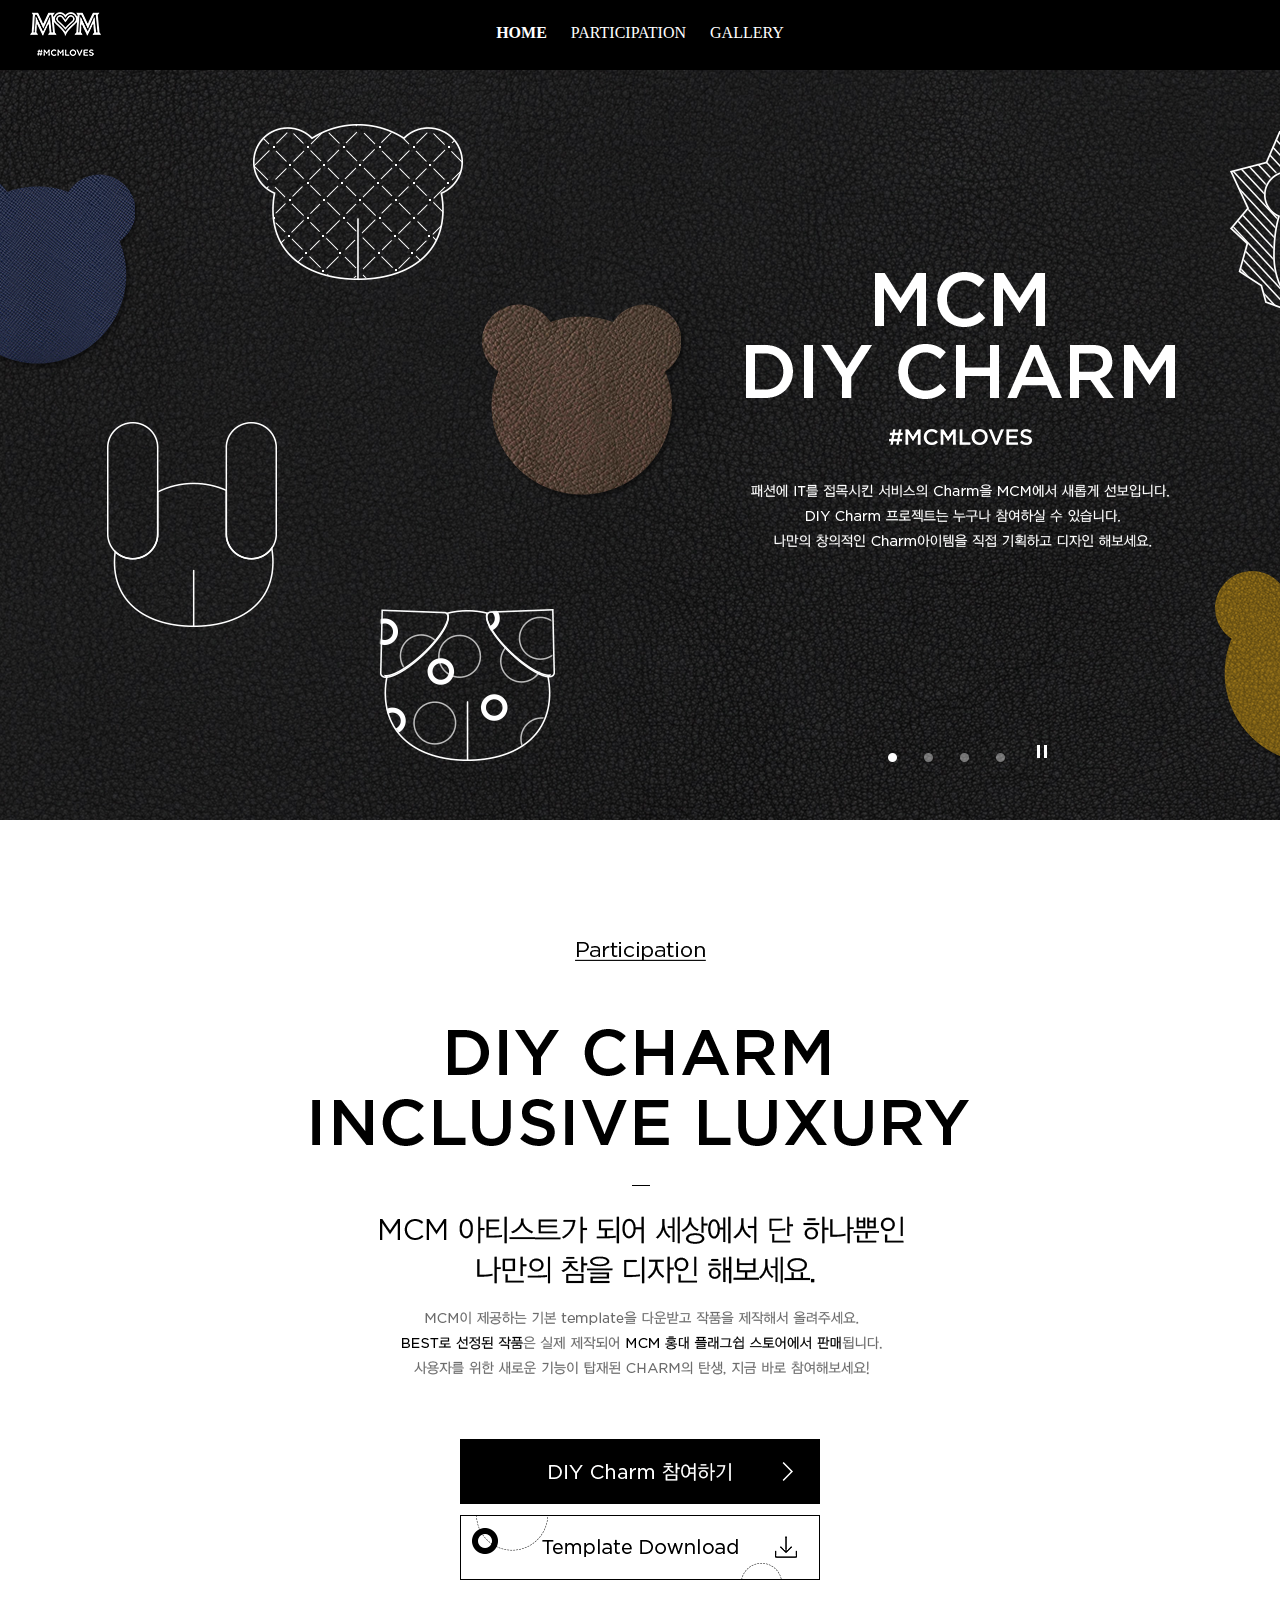
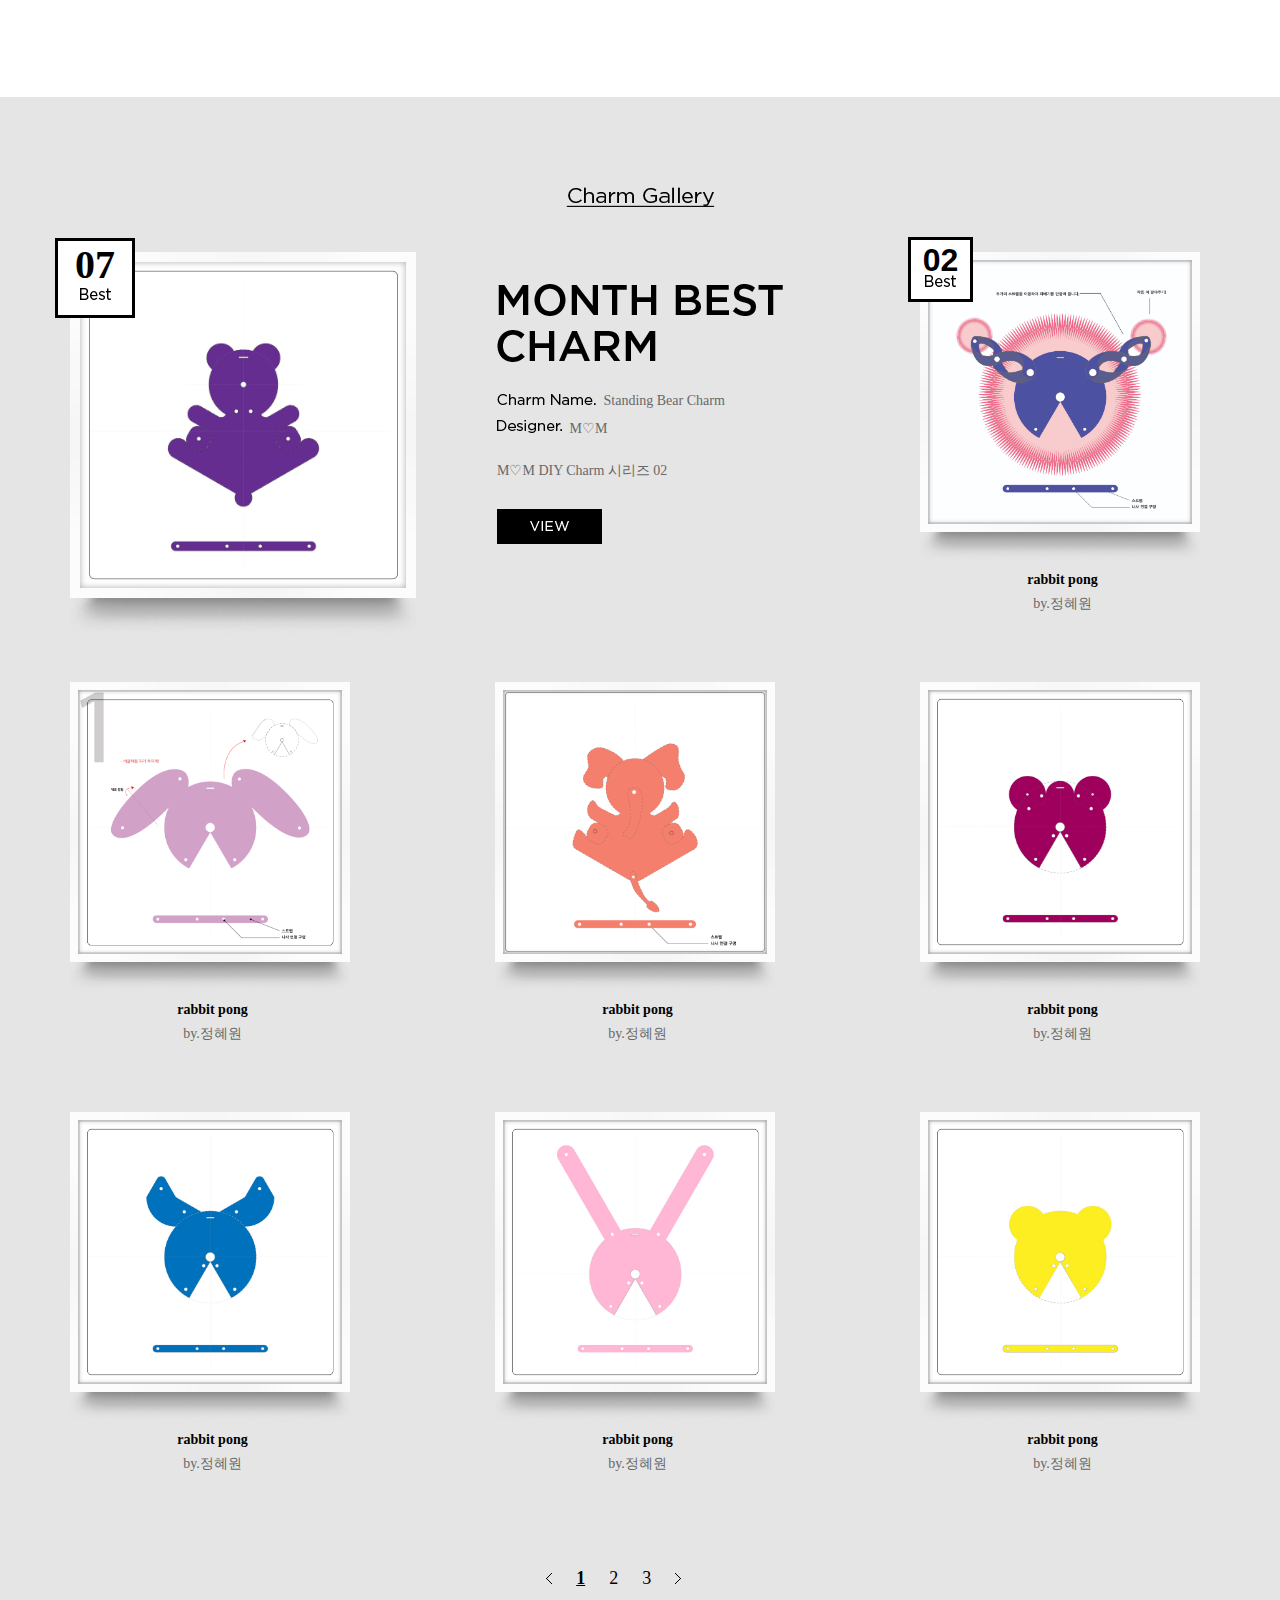
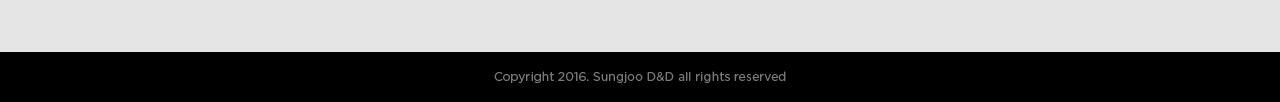
<file: MCM/index.html>
<!doctype html>
<html lang="en">
<head>
    <meta charset="UTF-8">
    <title>MCM promotion</title>
    <meta name="viewport" content="width=device-width, user-scalable=no">
    <script src="https://ajax.googleapis.com/ajax/libs/jquery/1.12.4/jquery.min.js"></script>
    <link rel="stylesheet" href="css/mcm.css" type="text/css" />
    <script type="text/javascript" src="../MCM/js/mcm.js"></script>
    <style>

    </style>
</head>

<body>
    <div class="header">
        <div class="header_logo">
            <a href=""><img src="../images/mcmlogo.png "alt=""></a>
        </div>
        <ul class="header_nav">
            <li class="on">
               <a href="" style="padding-right: 20px;">HOME</a>
            </li>
            <li>
               <a href="" style="padding-right: 20px;">PARTICIPATION</a>
            </li>
            <li>
               <a href="">GALLERY</a>
            </li>
        </ul>

    </div>
    <div class="MCM_content">
        <div class="Main_slider">
            <ul>
                <li class="on1">
                    <a href="">1</a>
                    <img src="../images/s1_vis_11.png" alt="">
                </li>
                <li>
                    <a href="">2</a>
                    <img src="../images/s1_vis_22.png" alt="">
                </li>
                <li>
                    <a href="">3</a>
                    <img src="../images/s1_vis_44.png" alt="">
                </li>
                <li>
                    <a href="">4</a>
                    <img src="../images/s1_vis_55.png" alt="">
                </li>
                <div>
                <button class="stopimg" alt=""></button>

                </div>
            </ul>
        </div>
        <div class="second_content">
                <div class="text">
                    <img src="../images/text.png" alt="">
                    <a class="btn1" href="">
                        <img src="../images/btn1.png" alt="">
                    </a>
                    <a class="btn2" href="">
                        <img src="../images/btn2.png" alt="">
                    </a>
                </div>
        </div>

        <!-- <div class="bg_1">

        </div>
            <div class="popup_1">
                    <div class="popup_conts_1">
                            <div class="popup_cont_1">
                                <div class="left_cont_1">
                                    <img src="../images/.jpg" alt="">
                                </div>
                                <div class="right_cont_1">

                                </div>
                            </div>
                            <div class="popup_text">

                            </div>
                        </div>
                        <div class="popup_contdown">

                        </div>
                        <a class="closebtn_1" href="">
                            <img src="../images/close_btn.png" alt="">
                        </a>
            </div> -->


        <div class="third_gallerylist_content">
            <h1>
                <img src="../images/h2.png" alt="">
            </h1>
            <div class="charm_list">
                <a class="best" href="">
                    <div class="frame">
                        <img class="best1img" src="../images/img1.jpg" alt="">
                        <img class="frame_img"src="../images/frame.png" alt="">
                        <img class="frame_hover" src="../images/frame_hover.png" alt="">
                    </div>
                    <div class="emblem">
                        <strong>07</strong>
                        <span>
                            <img src="../images/best.png" alt="">
                        </span>
                    </div>
                    <div class="charm_info">
                        <h2>
                            <img src="../images/monthbest.png" alt="">
                        </h2>
                        <p>
                            <img src="../images/charmname.png" alt="">
                            <span>Standing Bear Charm</span>
                        </p>
                        <p>
                            <img src="../images/designer.png" alt="">
                            <span>M♡M</span>
                        </p>
                        <p class="desc">
                            M♡M DIY Charm 시리즈 02
                        </p>
                        <div class="viewbtn">
                            <img src="../images/viewbtn.png" alt="">
                        </div>
                    </div>
                </a>
                <a class="best1" href="">
                  <div class="frame1">
                      <img class="best2img" src="../images/img2.jpg" alt="">
                      <img class="frame_img1"src="../images/frame.png" alt="">
                      <img class="frame_hover1" src="../images/frame_hover.png" alt="">
                  </div>
                  <div class="charm_info">
                    <h3>rabbit pong</h3>
                    <span>by.정혜원</span>
                  </div>
                  <div class="emblem1">
                      <strong>02</strong>
                      <span>
                          <img src="../images/best.png" alt="">
                      </span>
                  </div>
                </a>
                <a class="best1" href="">
                  <div class="frame1">
                      <img class="best2img" src="../images/img3.jpg" alt="">
                      <img class="frame_img1"src="../images/frame.png" alt="">
                      <img class="frame_hover1" src="../images/frame_hover.png" alt="">
                  </div>
                  <div class="charm_info">
                    <h3>rabbit pong</h3>
                    <span>by.정혜원</span>
                  </div>
                  <div class="emblem1">
                      <strong>05</strong>
                      <span>
                          <img src="../images/best.png" alt="">
                      </span>
                  </div>
                </a>
                <a class="best1" href="">
                  <div class="frame1">
                      <img class="best2img" src="../images/img4.jpg" alt="">
                      <img class="frame_img1"src="../images/frame.png" alt="">
                      <img class="frame_hover1" src="../images/frame_hover.png" alt="">
                  </div>
                  <div class="charm_info">
                    <h3>rabbit pong</h3>
                    <span>by.정혜원</span>
                  </div>

                </a>
                <a class="best1" href="">
                  <div class="frame1">
                      <img class="best2img" src="../images/img5.jpg" alt="">
                      <img class="frame_img1"src="../images/frame.png" alt="">
                      <img class="frame_hover1" src="../images/frame_hover.png" alt="">
                  </div>
                  <div class="charm_info">
                    <h3>rabbit pong</h3>
                    <span>by.정혜원</span>
                  </div>

                </a>
                <a class="best1" href="">
                  <div class="frame1">
                      <img class="best2img" src="../images/img6.jpg" alt="">
                      <img class="frame_img1"src="../images/frame.png" alt="">
                      <img class="frame_hover1" src="../images/frame_hover.png" alt="">
                  </div>
                  <div class="charm_info">
                    <h3>rabbit pong</h3>
                    <span>by.정혜원</span>
                  </div>

                </a>
                <a class="best1" href="">
                  <div class="frame1">
                      <img class="best2img" src="../images/img7.jpg" alt="">
                      <img class="frame_img1"src="../images/frame.png" alt="">
                      <img class="frame_hover1" src="../images/frame_hover.png" alt="">
                  </div>
                  <div class="charm_info">
                    <h3>rabbit pong</h3>
                    <span>by.정혜원</span>
                  </div>

                </a>
                <a class="best1" href="">
                  <div class="frame1">
                      <img class="best2img" src="../images/img8.jpg" alt="">
                      <img class="frame_img1"src="../images/frame.png" alt="">
                      <img class="frame_hover1" src="../images/frame_hover.png" alt="">
                  </div>
                  <div class="charm_info">
                    <h3>rabbit pong</h3>
                    <span>by.정혜원</span>
                  </div>

                </a>
                <a class="best1" href="">
                  <div class="frame1">
                      <img class="best2img" src="../images/img9.jpg" alt="">
                      <img class="frame_img1"src="../images/frame.png" alt="">
                      <img class="frame_hover1" src="../images/frame_hover.png" alt="">
                  </div>
                  <div class="charm_info">
                    <h3>rabbit pong</h3>
                    <span>by.정혜원</span>
                  </div>

                </a>
                <a class="best1" href="">
                  <div class="frame1">
                      <img class="best2img" src="../images/img10.jpg" alt="">
                      <img class="frame_img1"src="../images/frame.png" alt="">
                      <img class="frame_hover1" src="../images/frame_hover.png" alt="">
                  </div>
                  <div class="charm_info">
                    <h3>rabbit pong</h3>
                    <span>by.정혜원</span>
                  </div>

                </a>
                <a class="best1" href="">
                  <div class="frame1">
                      <img class="best2img" src="../images/img11.jpg" alt="">
                      <img class="frame_img1"src="../images/frame.png" alt="">
                      <img class="frame_hover1" src="../images/frame_hover.png" alt="">
                  </div>
                  <div class="charm_info">
                    <h3>rabbit pong</h3>
                    <span>by.정혜원</span>
                  </div>

                </a>
            </div>
            <div class="number_list">
              <a class="prev" href="">
                <img src="../images/page_prev.png" alt="">
              </a>
              <span>
                  <a class="ov" href="">1</a>
                  <a class="">2</a>
                  <a class="">3</a>
              </span>
              <a class="next" href="">
                <img src="../images/page_next.png" alt="">
              </a>
            </div>
        <div class="bg"></div>
                <div class="popup">
                    <div class="popup_conts">
                            <div class="popup_cont">
                                <div class="left_cont">
                                    <img src="../images/img1.jpg" alt="">
                                </div>
                                <div class="right_cont">
                                    <h3>
                                        <img src="../images/charmname.png">
                                    </h3>
                                    <p class="title">standing Bear Charm</p>
                                    <h3>
                                        <img src="../images/designer.png">
                                    </h3>
                                    <p class="name">M♡M</p>
                                    <h3>
                                        <img src="../images/template.png" alt="">
                                    </h3>
                                    <a href="">
                                        <img src="../images/download.png" alt="">
                                    </a>
                                    <ul>
                                        <li>
                                            <a href="">
                                                <img src="../images/img1.jpg" alt="">
                                            </a>
                                        </li>
                                    </ul>
                                </div>
                            </div>
                            <div class="popup_text">
                                <h4>
                                    <img src="../images/account.png" alt="">
                                    <p class="desc">M♡M DIY Charm 시리즈 02</p>
                                </h4>
                            </div>
                        </div>
                        <div class="popup_contdown">
                          <form>
                            <label for="">
                              <span>
                                <img src="../images/call.png" alt="">
                              </span>
                              <input type="text" value placeholder>
                              <i>-</i>
                              <input type="text" value placeholder>
                              <i>-</i>
                              <input type="text" value placeholder>
                            </label>
                            <label for="">
                              <span>
                                <img src="../images/password.png" alt="">
                              </span>
                              <input type="password" value placeholder>
                            </label>
                            <a href="">
                              <img src="../images/delete_btn.png" alt="">
                            </a>
                            <p>
                              <img src="../images/text1.png" alt="">
                            </p>
                          </form>
                        </div>
                        <a class="closebtn" href="">
                            <img src="../images/close_btn.png" alt="">
                        </a>
                    </div>
              </div>
    <div class="footer"></div>
</body>


</html>
</file>
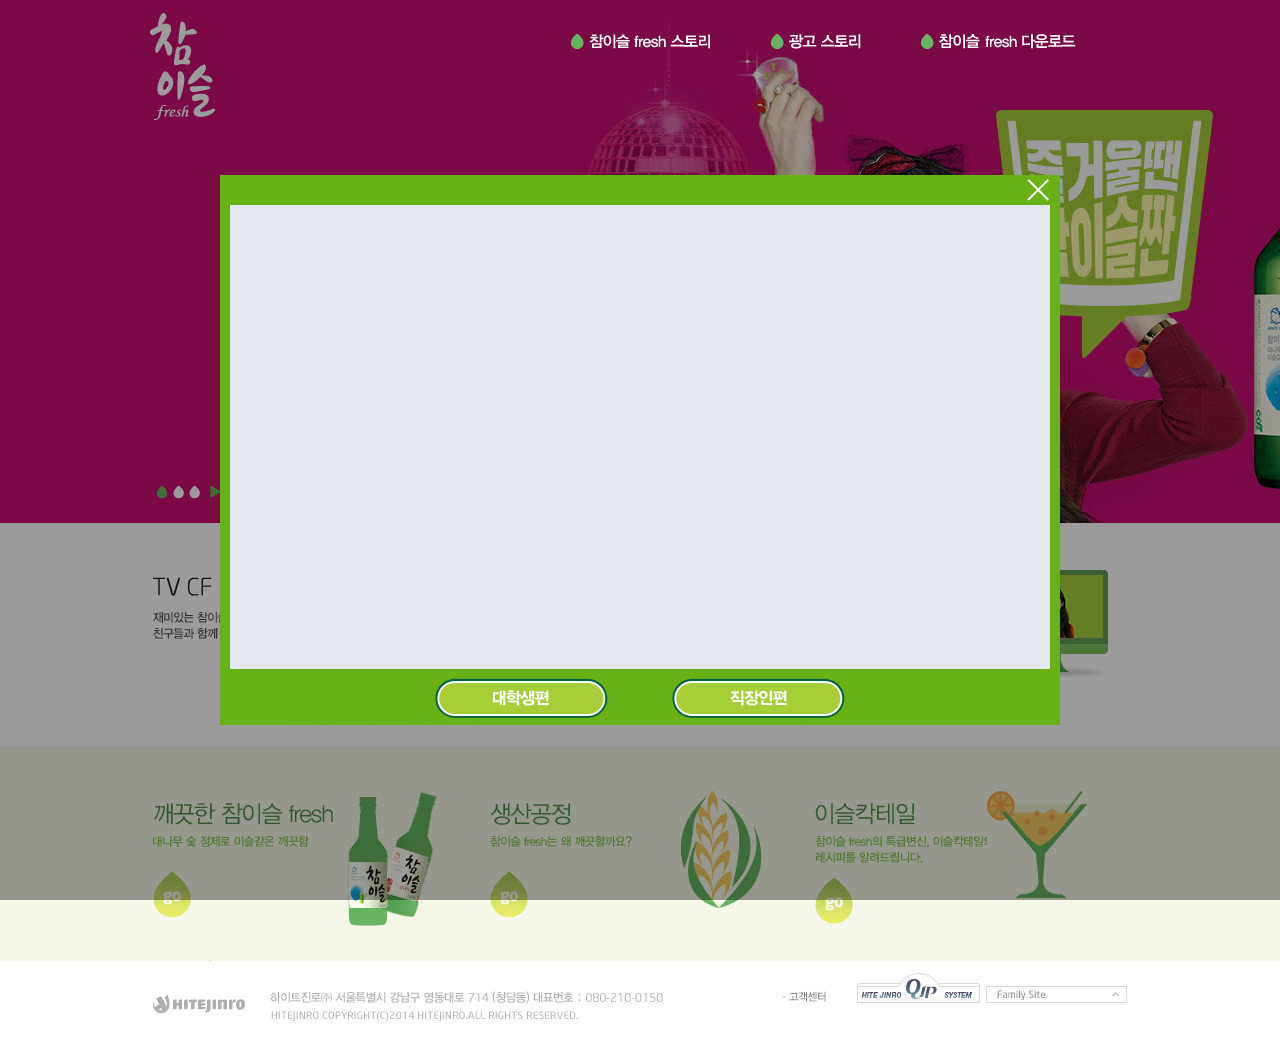
<file: chamisulsoju/chamisul.html>
<!DOCTYPE html>
<html lang="en">
<head>
    <meta charset="UTF-8">
    <title>chamisulsoju</title>
    <script src="https://ajax.googleapis.com/ajax/libs/jquery/1.12.4/jquery.min.js"></script>
    <link rel="stylesheet" href="css/main.css" type="text/css" />
    <link rel="stylesheet" href="css/common.css">
    <script type="text/javascript" src="../chamisulsoju/js/main.js"></script>
</head>
<body>

<div id="wrap">
    <div id="headerWrap">
        <div class="main_rolling">
            <ul>
                <li class="on">
                    <img src="../chamisulsoju/images/main1.jpg" alt="">
                </li>
                <li>
                    <img src="../chamisulsoju/images/main2.jpg" alt="">
                </li>
                <li>
                    <img src="../chamisulsoju/images/main3.jpg" alt="">
                </li>
            </ul>
        </div>
        <!-- main_rolling end -->

        <div class="visual_control">
            <ul>
                <li class="on1">
                    <a href="">
                        <img src="../chamisulsoju/images/rollon.png" alt="">
                    </a>
                </li>
                <li>
                    <a href="">
                        <img src="../chamisulsoju/images/rolloff.png" alt="">
                    </a>
                </li>
                <li>
                    <a href="">
                        <img src="../chamisulsoju/images/rolloff.png" alt="">
                    </a>
                </li>
            </ul>
            <span class="roll_play">
                <a href="">
                    <img src="../chamisulsoju/images/play.png" alt="">
                </a>
            </span>
            <span class="roll_stop">
                <a href="">
                    <img src="../chamisulsoju/images/stop.png" alt="">
                </a>
            </span>
        </div>
        <div class="header_menu">
            <h1>
                <a href="">
                    <img src="../chamisulsoju/images/logo.png" alt="참이슬로고">
                </a>
            </h1>
            <ul class="gnb">
              <li class="gnb01">
                <a href=""></a>
                <div class="gnb2th">
                  <ul>
                    <li class="m01">
                      <a href="">깨끗한 참이슬 fresh</a>
                    </li>
                    <li class="m02">
                      <a href="">생산공정</a>
                    </li>
                    <li class="m03">
                      <a href="">생산공법</a>
                    </li>
                    <li class="m04">
                      <a href="">대나무 활성 숯 정제</a>
                    </li>
                  </ul>
                </div>
              </li>
              <li class="gnb02">
                <a href=""></a>
                <div class="gnb2th">
                  <ul>
                    <li class="m01">
                      <a href="">깨끗한 참이슬 fresh</a>
                    </li>
                    <li class="m02">
                      <a href="">생산공정</a>
                    </li>
                    <li class="m03">
                      <a href="">생산공법</a>
                    </li>
                  </ul>
                </div>
              </li>
              <li class="gnb03">
                <a href=""></a>
                <div class="gnb2th">
                  <ul>
                    <li class="m01">
                      <a href="">깨끗한 참이슬 fresh</a>
                    </li>
                    <li class="m02">
                      <a href="">생산공정</a>
                    </li>
                    <li class="m03">
                      <a href="">생산공법</a>
                    </li>
                  </ul>
                </div>
              </li>
            </ul>
        </div>
    </div>


    <div id="container">
        <div class="mContent">
            <ul>
                <li>
                    <dl>
                        <dt>
                            <strong>
                                <img src="../chamisulsoju/images/tvcf.png" alt="">
                            </strong>
                        </dt>
                        <dd class="txt">
                            <img src="../chamisulsoju/images/tvcf_text.png" alt="">
                        </dd>
                        <dd class="content1_img">
                            <img src="../chamisulsoju/images/main_content1.png" alt="">
                        </dd>
                    </dl>
                </li>
                <li>
                  <dl>
                      <dt>
                          <strong>
                              <img src="../chamisulsoju/images/cf2.png" alt="">
                          </strong>
                      </dt>
                      <dd class="txt">
                          <img src="../chamisulsoju/images/cf2_txt.png" alt="">
                      </dd>
                      <dd class="content1_img">
                          <img src="../chamisulsoju/images/main_content2.png" alt="">
                      </dd>
                  </dl>
                </li>
                <li>
                  <dl>
                      <dt>
                          <strong>
                              <img src="../chamisulsoju/images/wallpaper.png" alt="">
                          </strong>
                      </dt>
                      <dd class="txt">
                          <img src="../chamisulsoju/images/wapper_txt.png" alt="">
                      </dd>
                      <dd class="content1_img">
                          <img src="../chamisulsoju/images/main_content3.png" alt="">
                      </dd>
                  </dl>
                </li>
            </ul>
        </div>
        <div class="sContent">
          <div class="sContent_1">
            <ul>
                <li>
                  <dl>
                    <dt>
                        <strong>
                            <img src="../chamisulsoju/images/content_text1.png" alt="">
                        </strong>
                    </dt>
                    <dd class="txt">
                        <img src="../chamisulsoju/images/content_text1_text.png" alt="">
                    </dd>
                    <dd class="content1_img">
                        <img src="../chamisulsoju/images/content_text1_img.png" alt="">
                    </dd>
                </dl>
                <a href="">
                  <img src="../chamisulsoju/images/a_go.png" alt="">
                </a>
              </li>
                <li>
                  <dl>
                    <dt>
                        <strong>
                            <img src="../chamisulsoju/images/content_text2.png" alt="">
                        </strong>
                    </dt>
                    <dd class="txt">
                        <img src="../chamisulsoju/images/content_text2_text.png" alt="">
                    </dd>
                    <dd class="content1_img">
                        <img src="../chamisulsoju/images/content_text3_img.png" alt="">
                    </dd>
                </dl>
                <a href="">
                  <img src="../chamisulsoju/images/a_go.png" alt="">
                </a>
                </li>
                <li>
                  <dl>
                    <dt>
                        <strong>
                            <img src="../chamisulsoju/images/content_text3.png" alt="">
                        </strong>
                    </dt>
                    <dd class="txt">
                        <img src="../chamisulsoju/images/content_text3_text.png" alt="">
                    </dd>
                    <dd class="content1_img">
                        <img src="../chamisulsoju/images/content_text4_img.png" alt="">
                    </dd>
                </dl>
                <a href="">
                  <img src="../chamisulsoju/images/a_go.png" alt="">
                </a>
                </li>
            </ul>
        </div>
      </div>
    </div>
    <div class="footer">
      <strong class="logo">
        <a href="">
          <img src="../chamisulsoju/images/hitejinro.png" alt="">
        </a>
      </strong>
      <p>
        <img src="../chamisulsoju/images/footer_txt.png" alt="">
      </p>
      <a class="customer" href="">
        <img src="../chamisulsoju/images/footer_txt2.png" alt="">
      </a>
      <div class="footBanner">
        <a href="">
          <img src="../chamisulsoju/images/footer_img1.png" alt="">
        </a>
      </div>
      <div class="footerfamily">
        <a href="">
          <img src="../chamisulsoju/images/footer_img2.png" alt="">
        </a>
      </div>
  </div>
  <!--  footer end-->
</div>



    <div class="main_dimmed"></div>
    <div class="layer_move">
        <div class="move_tab">
            <iframe id="playerLayer" frameborder="0" allowfullscreen="1" title="YouTube video player" width="100%" height="100%" src="https://www.youtube.com/embed/LbEHmMv_qwY?wmode=transparent&amp;autoplay=1&amp;controls=10&amp;autohide=1&amp;rel=0&amp;showinfo=0&amp;loop=1&amp;playlist=LbEHmMv_qwY&amp;enablejsapi=1&amp;origin=http%3A%2F%2Fwww.chamisulsoju.com&amp;widgetid=1"></iframe>
        </div>
        <div class="mov_btn">
            <a class="btn1 on" href=""></a>
            <a class="btn2 on" href=""></a>
        </div>
        <a class="close_btn" >팝업 닫기</a>
    </div>






</body>
</html>
</file>
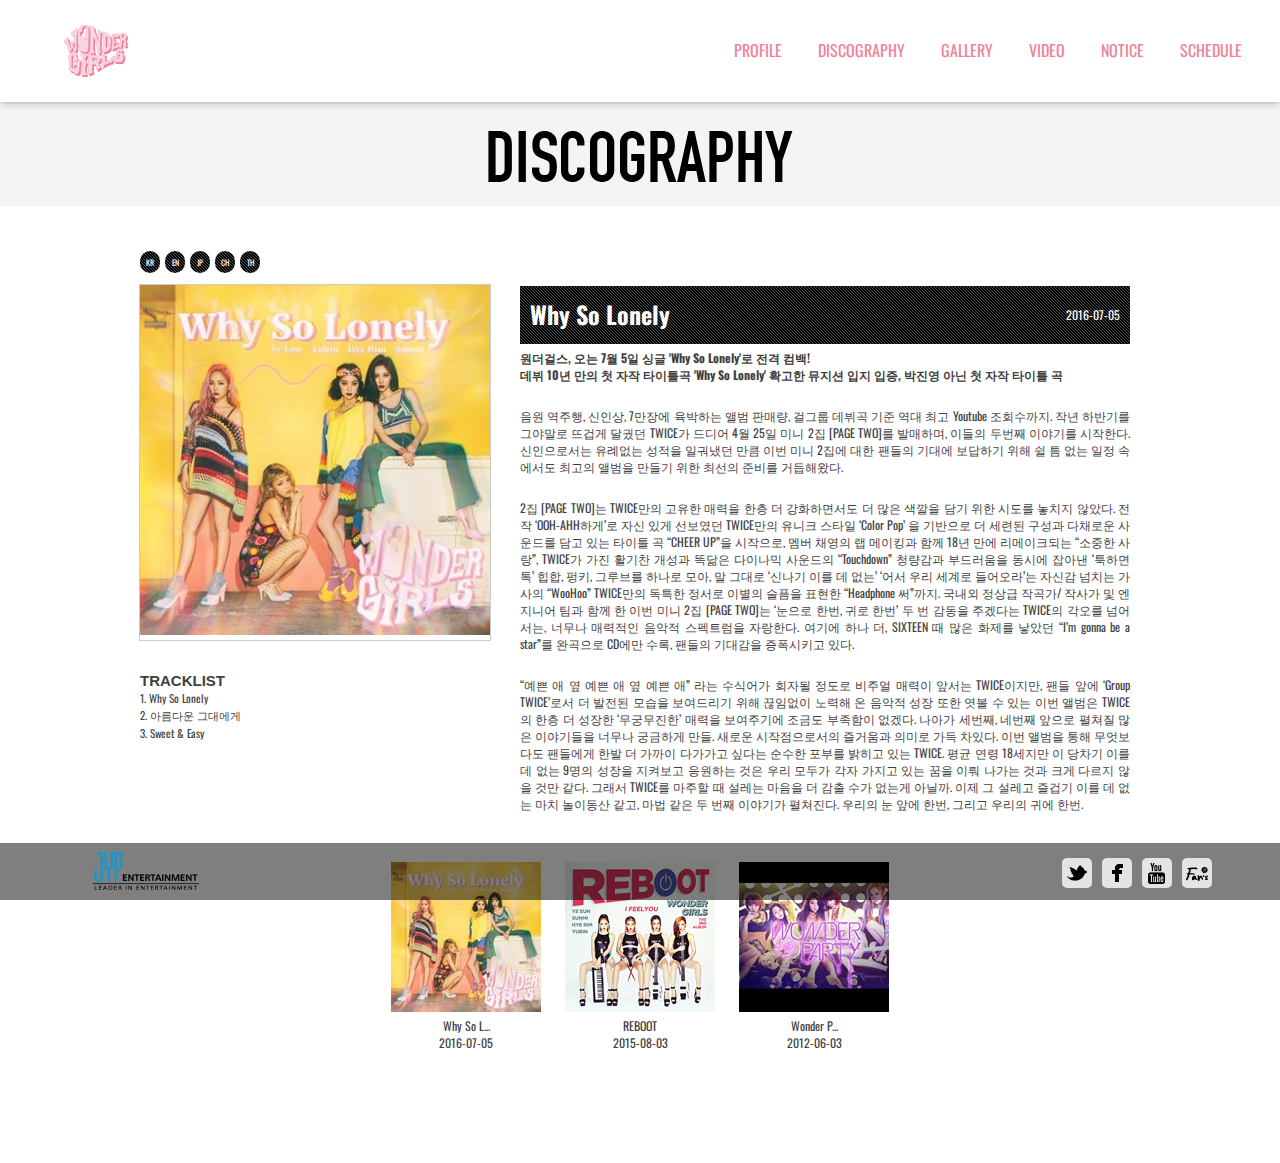
<file: wondergirls/discography.html>
<!doctype html>
<html lang="en">
    <head>
        <meta charset="UTF-8">
        <meta name="viewport" content="width=device-width, initial-scale=1.0">
        <meta http-equiv="X-UA-Compatible" content="ie=edge">
        <title>Discography</title>
        <script src="https://ajax.googleapis.com/ajax/libs/jquery/1.12.4/jquery.min.js"></script>
        <link rel="stylesheet" href="css/gnbmenu.css" type="text/css" />
        <link rel="stylesheet" href="css/common.css" type="text/css" />
        <link rel="stylesheet" href="css/discography.css" type="text/css" />
        <script type="text/javascript" src="../wondergirls/js/gnbmenu.js"></script>


    </head>
    <body>
        <div class="wrapper">
               <div class="header">
                   <div class="mark">
                       <a href="http://lsy2277.cafe24.com/wondergirls/index.html"></a>
                   </div>
                   <div class="nav">
                       <button>Main Menu</button>
                       <ul>
                           <li><a href="http://lsy2277.cafe24.com/wondergirls/profile.html">PROFILE</a></li>
                           <li><a href="http://lsy2277.cafe24.com/wondergirls/discography.html">DISCOGRAPHY</a></li>
                           <li><a href="">GALLERY</a></li>
                           <li><a href="">VIDEO</a></li>
                           <li><a href="">NOTICE</a></li>
                           <li><a href="">SCHEDULE</a></li>
                       </ul>
                   </div>
               </div>

               <div class="footer">
                   <div class="f-img">
                       <a href=""></a>
                   </div>
                   <div class="icon">
                           <a href=""  class="twitter"></a>
                           <a href=""  class="facebook"></a>
                           <a href=""  class="youtube"></a>
                           <a href=""  class="fans"></a>
                   </div>
               </div>
            <div id="content">
                <div class="discography">

                </div>

                <div class="contents">
                    <div class="center">
                        <div class="box_left">
                             <div class="box_left_top">
                                 <a href="#">KR</a>
                                 <a href="#">EN</a>
                                 <a href="#">JP</a>
                                 <a href="#">CH</a>
                                 <a href="#">TH</a>
                             </div>
                            <span class="main_album">

                                <a href="">
                                    <img src="../wondergirls/images/album1.jpg" alt="">
                                </a>
                            </span>
                            <div class="album_list">
                                <p class="tracklist">TRACKLIST</p>
                                <ol class="album_tracklist">
                                    <li>1. Why So Lonely</li>
                                    <li>2. 아름다운 그대에게</li>
                                    <li>3. Sweet & Easy</li>
                                </ol>
                            </div>
                        </div>


                        <div class="box_right">
                            <div class="box_right_album">
                                <div class="album_title">
                                    <h2 class="album_title_h2">Why So Lonely</h2>
                                    <p class="date">2016-07-05</p>
                                </div>
                                <h3>
                                    원더걸스, 오는 7월 5일 싱글 'Why So Lonely'로 전격 컴백!<br />
                                    데뷔 10년 만의 첫 자작 타이틀곡 'Why So Lonely' 확고한 뮤지션 입지 입증, 박진영 아닌 첫 자작 타이틀 곡
                                </h3>
                                <br />
                                <p>음원 역주행, 신인상, 7만장에 육박하는 앨범 판매량, 걸그룹 데뷔곡 기준 역대 최고 Youtube 조회수까지. 작년 하반기를 그야말로 뜨겁게 달궜던 TWICE가 드디어 4월 25일 미니 2집 [PAGE TWO]를 발매하며, 이들의 두번째 이야기를 시작한다. 신인으로서는 유례없는 성적을 일궈냈던 만큼 이번 미니 2집에 대한 팬들의 기대에 보답하기 위해 쉴 틈 없는 일정 속에서도 최고의 앨범을 만들기 위한 최선의 준비를 거듭해왔다.</p>
                                <br />
                                <p>2집 [PAGE TWO]는 TWICE만의 고유한 매력을 한층 더 강화하면서도 더 많은 색깔을 담기 위한 시도를 놓치지 않았다. 전작 ‘OOH-AHH하게’로 자신 있게 선보였던 TWICE만의 유니크 스타일 ‘Color Pop’ 을 기반으로 더 세련된 구성과 다채로운 사운드를 담고 있는 타이틀 곡 “CHEER UP”을 시작으로, 멤버 채영의 랩 메이킹과 함께 18년 만에 리메이크되는 “소중한 사랑”, TWICE가 가진 활기찬 개성과 똑닮은 다이나믹 사운드의 “Touchdown” 청량감과 부드러움을 동시에 잡아낸 ‘툭하면 톡’ 힙합, 펑키, 그루브를 하나로 모아, 말 그대로 ‘신나기 이를 데 없는’ ‘어서 우리 세계로 들어오라’는 자신감 넘치는 가사의 “WooHoo” TWICE만의 독특한 정서로 이별의 슬픔을 표현한 “Headphone 써”까지. 국내외 정상급 작곡가/ 작사가 및 엔지니어 팀과 함께 한 이번 미니 2집 [PAGE TWO]는 ‘눈으로 한번, 귀로 한번’ 두 번 감동을 주겠다는 TWICE의 각오를 넘어서는, 너무나 매력적인 음악적 스펙트럼을 자랑한다. 여기에 하나 더, SIXTEEN 때 많은 화제를 낳았던 “I’m gonna be a star”를 완곡으로 CD에만 수록, 팬들의 기대감을 증폭시키고 있다. </p>
                                <br />
                                <p>“예쁜 애 옆 예쁜 애 옆 예쁜 애” 라는 수식어가 회자될 정도로 비주얼 매력이 앞서는 TWICE이지만, 팬들 앞에 ‘Group TWICE’로서 더 발전된 모습을 보여드리기 위해 끊임없이 노력해 온 음악적 성장 또한 엿볼 수 있는 이번 앨범은 TWICE의 한층 더 성장한 ‘무궁무진한’ 매력을 보여주기에 조금도 부족함이 없겠다.
                                    나아가 세번째, 네번째 앞으로 펼쳐질 많은 이야기들을 너무나 궁금하게 만들. 새로운 시작점으로서의 즐거움과 의미로 가득 차있다. 이번 앨범을 통해 무엇보다도 팬들에게 한발 더 가까이 다가가고 싶다는 순수한 포부를 밝히고 있는 TWICE. 평균 연령 18세지만 이 당차기 이를 데 없는 9명의 성장을 지켜보고 응원하는 것은 우리 모두가 각자 가지고 있는 꿈을 이뤄 나가는 것과 크게 다르지 않을 것만 같다. 그래서 TWICE를 마주할 때 설레는 마음을 더 감출 수가 없는게 아닐까. 이제 그 설레고 즐겁기 이를 데 없는 마치 놀이동산 같고, 마법 같은 두 번째 이야기가 펼쳐진다. 우리의 눈 앞에 한번, 그리고 우리의 귀에 한번. </p>
                            </div>
                        </div>
                    </div>



                    <div class="bottom">
                        <ul class="img_list">
                            <li class="sub_img_1">
                                <a href="">
                                    <img src="../wondergirls/images/ablum152.jpg" alt="" />
                                </a>
                                <p>Why So L...<br/>
                                  2016-07-05</p>
                            </li>
                            <li class="sub_img_2">
                                <a href="">
                                    <img src="../wondergirls/images/album2.jpg" alt="" />
                                </a>
                                <p>REBOOT <br/>
                                   2015-08-03</p>
                            </li>
                            <li class="sub_img_2">
                                <a href="">
                                    <img src="../wondergirls/images/album3.jpg" alt="" />
                                </a>
                                <p>Wonder P...  <br/>
                                   2012-06-03</p>
                            </li>
                        </ul>
                    </div>

                </div>
            </div>

        </div>
    </body>
</html>
</file>
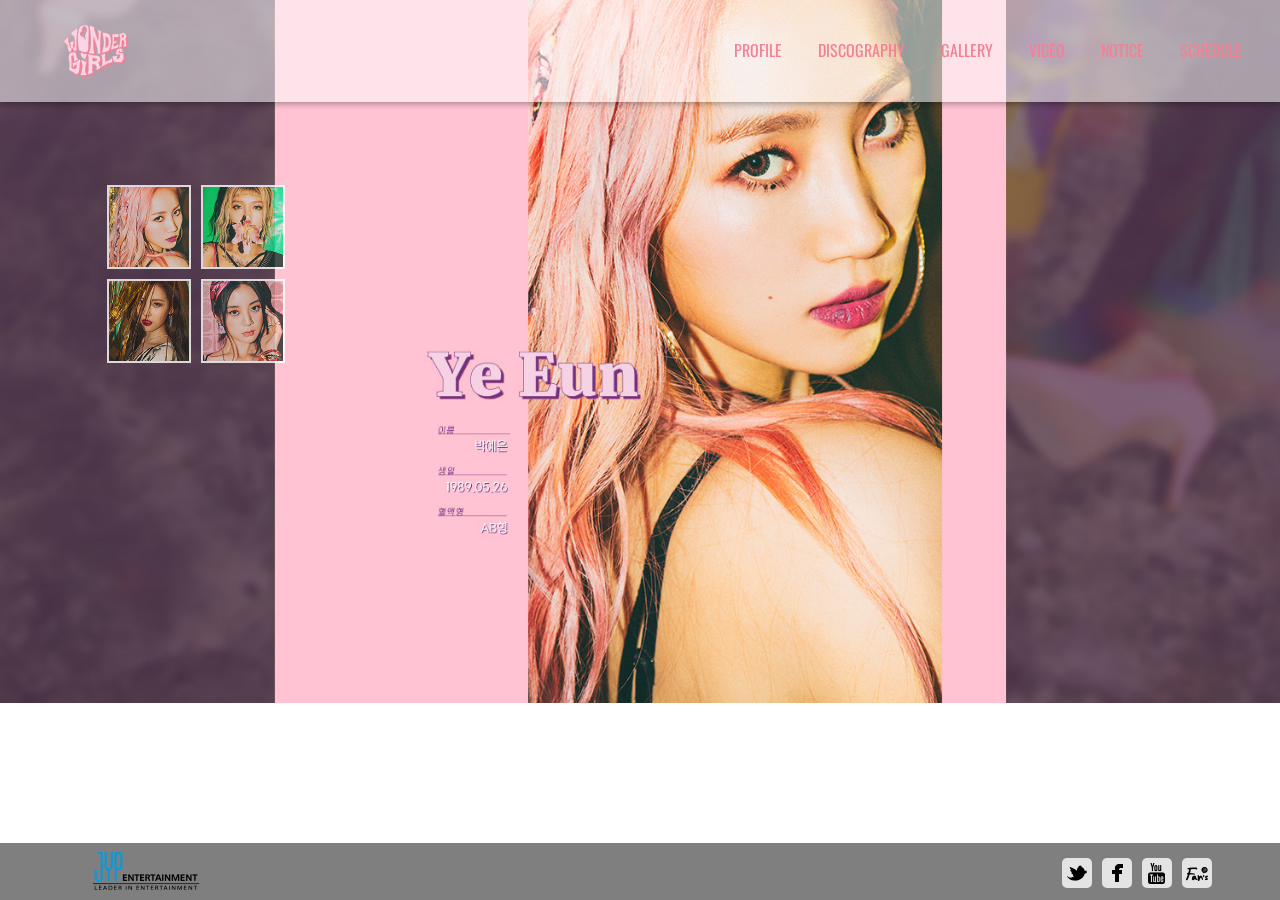
<file: wondergirls/profile.html>
<!DOCTYPE html>
<html lang="en">
<head>
    <meta charset="UTF-8">
    <meta name="viewport" content="width=device-width, initial-scale=1.0">
    <meta http-equiv="X-UA-Compatible" content="ie=edge">
    <title>Document</title>
    <script src="https://ajax.googleapis.com/ajax/libs/jquery/1.12.4/jquery.min.js"></script>
    <link rel="stylesheet" href="css/gnbmenu.css" type="text/css" />
    <link rel="stylesheet" href="css/common.css" type="text/css" />
    <link rel="stylesheet" href="css/profile.css" type="text/css" />
    <script type="text/javascript" src="../wondergirls/js/gnbmenu.js"></script>
    <script type="text/javascript" src="../wondergirls/js/profile.js"></script>
</head>
<body>
    <div class="wrapper">
           <div class="header" style="position: fixed">
               <div class="mark">
                   <a href="http://lsy2277.cafe24.com/wondergirls/index.html"></a>
               </div>
               <div class="nav">
                   <button>Main Menu</button>
                   <ul>
                       <li><a href="http://lsy2277.cafe24.com/wondergirls/profile.html">PROFILE</a></li>
                       <li><a href="http://lsy2277.cafe24.com/wondergirls/discography.html">DISCOGRAPHY</a></li>
                       <li><a href="">GALLERY</a></li>
                       <li><a href="http://lsy2277.cafe24.com/wondergirls/video.html">VIDEO</a></li>
                       <li><a href="">NOTICE</a></li>
                       <li><a href="">SCHEDULE</a></li>
                   </ul>
               </div>
           </div>

            <div id="profile_slide">
                <ul>
                    <li class="on">
                        <img src="../wondergirls/images/pc_yeeun.jpg" alt="">
                    </li>
                    <li >
                        <img src="../wondergirls/images/pc_yubin.jpg" alt="">
                    </li>
                    <li >
                        <img src="../wondergirls/images/pc_summi.jpg" alt="">
                    </li>
                    <li>
                        <img src="../wondergirls/images/pc_rim.jpg" alt="">
                    </li>
                </ul>
            </div>

            <div id="profile_list">
                <ul>
                    <li>
                        <a href="">
                            <img src="../wondergirls/images/yeeun_s.jpg" class="thumb" alt="pc버전예은프로필사진">
                        </a>
                    </li>
                    <li>
                        <a href="">
                            <img src="../wondergirls/images/yubin_s.jpg" class="thumb" alt="pc버전유빈프로필사진">
                        </a>
                    </li>
                    <li>
                        <a href="">
                            <img src="../wondergirls/images/sunmi_s.jpg" class="thumb" alt="pc버전선미프로필사진">
                        </a>
                    </li>
                    <li>
                        <a href="">
                            <img src="../wondergirls/images/rim_s.jpg" class="thumb" alt="pc버전혜림프로필사진">
                        </a>
                    </li>
                </ul>

            </div>

           <div class="footer">
               <div class="f-img">
                   <a href=""></a>
               </div>
               <div class="icon">
                       <a href=""  class="twitter"></a>
                       <a href=""  class="facebook"></a>
                       <a href=""  class="youtube"></a>
                       <a href=""  class="fans"></a>
               </div>
           </div>

    </div>
</body>
</html>
</file>
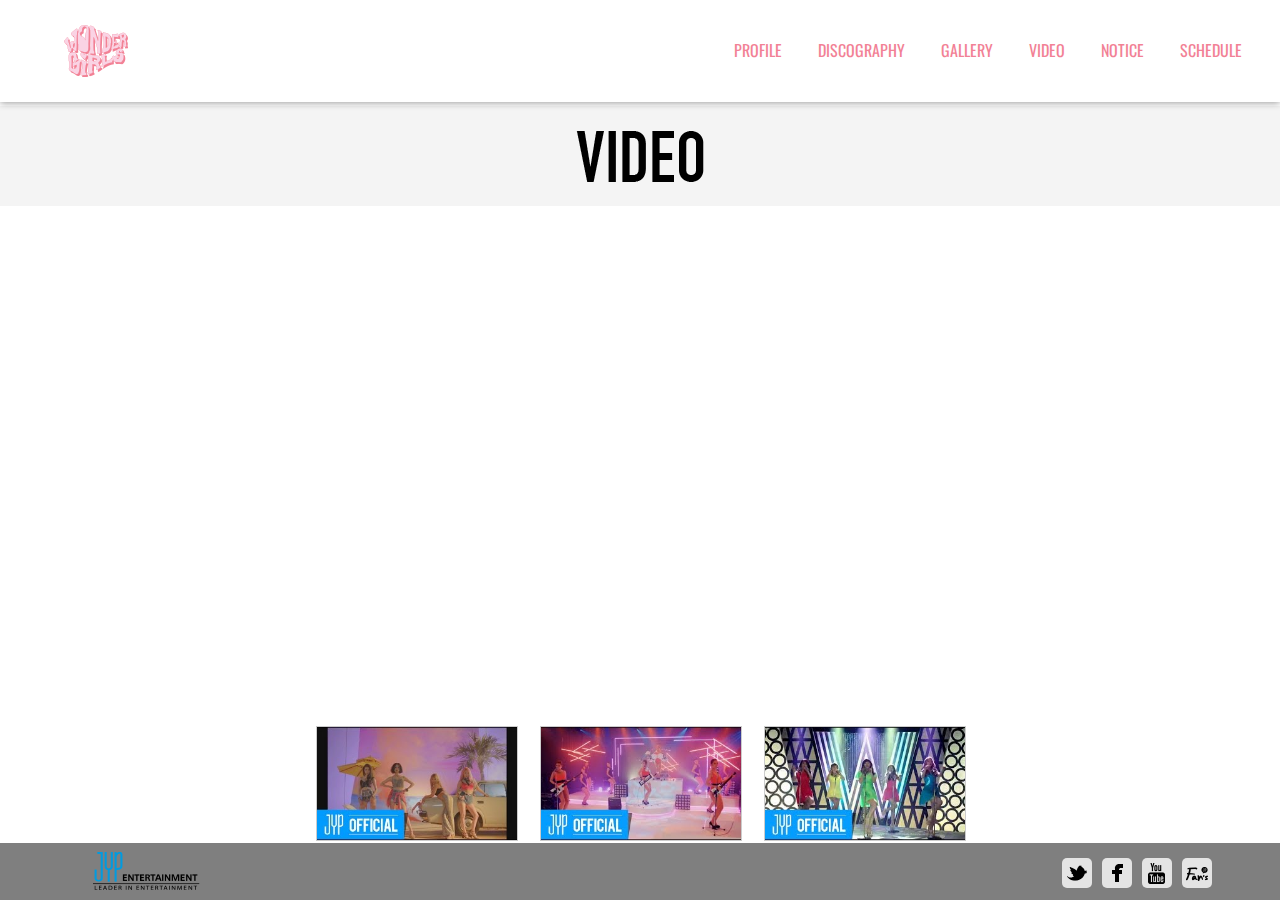
<file: wondergirls/video.html>
<!DOCTYPE html>
<html lang="en">
<head>
    <meta charset="UTF-8">
    <meta name="viewport" content="width=device-width, initial-scale=1.0">
    <meta http-equiv="X-UA-Compatible" content="ie=edge">
    <title>Video</title>
    <script src="https://ajax.googleapis.com/ajax/libs/jquery/1.12.4/jquery.min.js"></script>
    <link rel="stylesheet" href="css/gnbmenu.css" type="text/css" />
    <link rel="stylesheet" href="css/common.css" type="text/css" />
    <link rel="stylesheet" href="css/video.css" type="text/css" />
    <script type="text/javascript" src="../wondergirls/js/gnbmenu.js"></script>
    <script>



    </script>

</head>
<body>
    <div class="wrapper">
           <div class="header">
               <div class="mark">
                   <a href="http://lsy2277.cafe24.com/wondergirls/index.html"></a>
               </div>
               <div class="nav">
                   <button>Main Menu</button>
                   <ul>
                       <li><a href="http://lsy2277.cafe24.com/wondergirls/profile.html">PROFILE</a></li>
                       <li><a href="http://lsy2277.cafe24.com/wondergirls/discography.html">DISCOGRAPHY</a></li>
                       <li><a href="">GALLERY</a></li>
                       <li><a href="">VIDEO</a></li>
                       <li><a href="">NOTICE</a></li>
                       <li><a href="">SCHEDULE</a></li>
                   </ul>
               </div>
           </div>

           <div id="content">
               <div id="video_logo"></div>
               <div class="movie">

               </div>
               <div id="video_list">
                   <ul>
                       <li>
                           <a href="">
                               <img src="../wondergirls/images/video1.jpg" alt="">
                           </a>
                       </li>
                       <li>
                           <a href="">
                               <img src="../wondergirls/images/video2.jpg" alt="">
                           </a>
                       </li>
                       <li>
                           <a href="">
                               <img src="../wondergirls/images/video3.jpg" alt="">
                           </a>
                       </li>
                   </ul>
               </div>


           <div class="footer">
               <div class="f-img">
                   <a href=""></a>
               </div>
               <div class="icon">
                       <a href=""  class="twitter"></a>
                       <a href=""  class="facebook"></a>
                       <a href=""  class="youtube"></a>
                       <a href=""  class="fans"></a>
               </div>
           </div>
       </div>



</body>
</html>
</file>
<file: MCM/css/mcm.css>
*{list-style:none;margin:0;padding:0;text-decoration:none}.header{z-index:3;width:100%;height:70px;background-color:#000;position:fixed}.header .header_logo{float:left}.header .header_logo img{position:absolute;top:12px;left:30px}.header .header_nav{text-align:center}.header .header_nav li{display:inline;line-height:65px}.header .header_nav a{color:#fff}.header .header_nav a:hover{font-weight:700}.header .header_nav .on{color:#fff;font-weight:700}.MCM_content{width:100%;position:relative}.MCM_content .Main_slider{position:relative;height:822px}.MCM_content .Main_slider .on1 a{background-image:url(../../images/ov.png);background-repeat:no-repeat;background-position:center,center;margin:0 9px}.MCM_content .Main_slider li{display:inline-block}.MCM_content .Main_slider li:first-child img{display:block}.MCM_content .Main_slider li img{position:absolute;top:70px;display:none}.MCM_content .Main_slider .stopimg{background-image:url(../../images/stop.png);position:relative;top:726px;left:1037px;background-color:transparent;border:none;width:10px;height:13px}.MCM_content .Main_slider a{display:inline-block;text-indent:-9999px;width:14px;height:14px;z-index:2;position:relative;top:750px;left:876px;background-image:url(../../images/out.png);background-repeat:no-repeat;background-position:center,center;margin:0 9px}.MCM_content .second_content{height:635px;position:relative}.MCM_content .second_content .text{text-align:center;padding:120px 0}.MCM_content .second_content .btn1{width:360px;margin:60px auto 0;display:block}.MCM_content .second_content .btn2{width:360px}.MCM_content .second_content .btn2 img{margin-top:7px}.MCM_content .third_gallerylist_content{position:relative;height:1405px;padding:90px 0 60px;margin-top:240px;background-color:#e5e5e5}.MCM_content .third_gallerylist_content h1{text-align:center;font-size:0}.MCM_content .third_gallerylist_content .charm_list{width:1700px;margin:0 auto;padding:45px 0 20px;height:1335px}.MCM_content .third_gallerylist_content .best{width:750px;height:360px;position:relative;float:left;margin:0 50px 70px}.MCM_content .third_gallerylist_content .best .frame{padding:10px;width:326px;height:326px;position:absolute;top:0;left:20px}.MCM_content .third_gallerylist_content .best .frame .best1img{height:326px}.MCM_content .third_gallerylist_content .best .frame .frame_img{width:346px;position:absolute;top:0;left:0}.MCM_content .third_gallerylist_content .best .frame .frame_hover{width:346px;position:absolute;top:0;left:0;display:none}.MCM_content .third_gallerylist_content .best .emblem{top:-14px;left:5px;width:74px;height:74px;position:absolute;border:3px solid #000;background-color:#fff;text-align:center}.MCM_content .third_gallerylist_content .best .emblem strong{font-size:40px;margin-top:8px;color:#000}.MCM_content .third_gallerylist_content .best .emblem img{margin-bottom:5px}.MCM_content .third_gallerylist_content .best .charm_info{padding-top:0;float:right;text-align:left;width:303px;font-size:16px}.MCM_content .third_gallerylist_content .best .charm_info h2{margin-top:32px;margin-bottom:22px;font-family:'Gotham Medium',sans-serif;font-size:44px;line-height:1em;text-decoration:underline}.MCM_content .third_gallerylist_content .best .charm_info p{font-size:14px;color:#686868;margin-bottom:8px;line-height:1.4em}.MCM_content .third_gallerylist_content .best .charm_info span{margin-left:4px;font-size:14px;color:#686868}.MCM_content .third_gallerylist_content .best .charm_info .desc{margin-top:20px;line-height:1.8em}.MCM_content .third_gallerylist_content .best .charm_info .viewbtn{width:105px;height:35px;margin-top:26px;line-height:35px;background-color:#000;font-family:'Times New Roman',sans-serif;font-size:14px;color:#fff;text-align:center}.MCM_content .third_gallerylist_content .best1{position:relative;float:left;width:325px;height:360px;margin:0 50px 70px}.MCM_content .third_gallerylist_content .best1 .frame1{position:absolute;top:0;left:20px;width:260px;height:260px;padding:10px}.MCM_content .third_gallerylist_content .best1 .frame1 .best2img{height:260px}.MCM_content .third_gallerylist_content .best1 .frame1 .frame_img1{position:absolute;top:0;left:0;width:280px}.MCM_content .third_gallerylist_content .best1 .frame1 .frame_hover1{position:absolute;top:0;left:0;width:280px;display:none}.MCM_content .third_gallerylist_content .best1 .charm_info{padding-top:320px;font-size:16px;text-align:center}.MCM_content .third_gallerylist_content .best1 .charm_info h3{font-size:14px;margin-bottom:6px;color:#000}.MCM_content .third_gallerylist_content .best1 .charm_info span{font-size:14px;color:#686868}.MCM_content .third_gallerylist_content .best1 .emblem1{position:absolute;top:-15px;left:8px;width:59px;height:59px;border:3px solid #000;background-color:#fff;text-align:center}.MCM_content .third_gallerylist_content .best1 .emblem1 strong{display:block;font-family:'Gotham Medium',sans-serif;font-weight:700;font-size:32px;line-height:1em;margin-top:4px;color:#000}.MCM_content .third_gallerylist_content .best1 .emblem1 span{display:block;font-family:'Gotham Medium',sans-serif;font-style:italic;font-size:16px;line-height:1em;margin-top:-2px}.MCM_content .third_gallerylist_content .number_list{position:absolute;text-align:center;bottom:59px;right:46%}.MCM_content .third_gallerylist_content .number_list .ov{font-weight:700;text-decoration:underline}.MCM_content .third_gallerylist_content .number_list a{font-size:18px;margin:0 10px;line-height:30px;color:#000}.MCM_content .third_gallerylist_content .number_list:hover{cursor:pointer}.MCM_content .bg{background-image:url(../../images/pop_bgimg.png);width:100%;height:100%;position:fixed;top:10px;left:0;z-index:10;display:none}.MCM_content .popup{background-color:#fff;z-index:11;width:951px;height:796px;position:absolute;top:5%;left:25%;right:470px;display:none;text-align:center}.MCM_content .popup .popup_conts{position:relative;width:831px;height:531px;padding:60px}.MCM_content .popup .popup_conts .popup_cont{position:absolute;width:831px;height:424px;overflow:hidden}.MCM_content .popup .popup_conts .popup_cont .left_cont{float:left;width:418px;border:1px solid #d9d9d9}.MCM_content .popup .popup_conts .popup_cont .left_cont img{width:100%}.MCM_content .popup .popup_conts .popup_cont .right_cont{float:right;width:354px}.MCM_content .popup .popup_conts .popup_cont .right_cont h3{margin-top:34px;margin-bottom:12px;font-family:'Times New Roman',sans-serif;font-size:18px;text-decoration:underline}.MCM_content .popup .popup_conts .popup_cont .right_cont .title{font-family:'Nanum Barun Gothic',sans-serif;font-size:28px;font-weight:700}.MCM_content .popup .popup_conts .popup_cont .right_cont .name{font-size:16px}.MCM_content .popup .popup_conts .popup_cont .right_cont ul{margin-top:42px;width:354px;height:85px}.MCM_content .popup .popup_conts .popup_cont .right_cont ul li{float:left;margin-right:4px;width:83px;border:1px solid #e4e4e3}.MCM_content .popup .popup_conts .popup_cont .right_cont ul li img{width:81px}.MCM_content .popup .popup_conts .popup_text{position:absolute;bottom:50px;width:831px;height:61px;margin-top:46px;text-align:left}.MCM_content .popup .popup_conts .popup_text .desc{margin-top:20px;font-family:'Nanum Barun Gothic',sans-serif;font-size:12px;color:#686868;line-height:2em;letter-spacing:.1em}.MCM_content .popup .closebtn{position:absolute;bottom:808px;right:0}.MCM_content .popup .popup_contdown{padding:36px;border-top:1px #d9d9d9 solid}.MCM_content .popup .popup_contdown label{padding-left:10px;margin-right:24px}.MCM_content .popup .popup_contdown label span{margin-right:16px;font-size:12px;line-height:30px}.MCM_content .popup .popup_contdown input{width:48px;height:28px;border:1px solid #d9d9d9}.MCM_content .popup .popup_contdown input[type=password]{width:124px}.MCM_content .popup .popup_contdown a{display:inline-block;width:114px;vertical-align:middle}.MCM_content .popup .popup_contdown p{margin-top:24px;font-size:14px;color:#767272}.MCM_content .footer{background-image:url(../../images/footertext.png);background-position:center center;background-repeat:no-repeat;width:100%;height:50px;background-color:#000}
</file>
<file: chamisulsoju/css/main.css>
#wrap{overflow:hidden;width:100%}#wrap #headerWrap{position:relative;width:100%}#wrap #headerWrap .main_rolling{overflow:hidden;position:relative;font-size:0;width:2000px;height:523px}#wrap #headerWrap .main_rolling ul li img{position:absolute;top:0;left:0;display:none}#wrap #headerWrap .main_rolling ul li:first-child img{display:block}#wrap #headerWrap .visual_control{position:absolute;bottom:23px;left:50%;margin-left:-483px;width:78px;height:15px}#wrap #headerWrap .visual_control li{float:left;margin-right:5px}#wrap #headerWrap .visual_control li img{vertical-align:top;background:0 0;zoom:1}#wrap #headerWrap .visual_control span{float:left}#wrap #headerWrap .visual_control span img{vertical-align:top;background:0 0;zoom:1}#wrap #headerWrap .visual_control .roll_play{margin:0 5px;padding-top:1px}#wrap #headerWrap .header_menu{position:absolute;top:0;left:50%;width:1000px;margin:0 auto 0 -500px}#wrap #headerWrap .header_menu h1{position:absolute;top:13px;left:10px}#wrap #headerWrap .header_menu .gnb{position:absolute;top:33px;right:63px;z-index:200}#wrap #headerWrap .header_menu .gnb li:first-child{margin:0}#wrap #headerWrap .header_menu .gnb>li{position:relative;float:left;margin-left:60px;padding:1px 0 6px 18px;background:url(../images/topmenuicon.png) no-repeat}#wrap #headerWrap .header_menu .gnb>li:hover .gnb2th{display:block}#wrap #headerWrap .header_menu .gnb .gnb01 a{width:122px;background-image:url(../images/topmenu_txt1.png)}#wrap #headerWrap .header_menu .gnb .gnb01 a:hover{background-position:0 15px}#wrap #headerWrap .header_menu .gnb .gnb01 .gnb2th{display:none;position:absolute;top:22px;left:-11px;width:144px;padding-top:12px;background:url(../images/topmbg.png) no-repeat}#wrap #headerWrap .header_menu .gnb .gnb01 .gnb2th ul{padding:10px 0 3px 3px;background:url(../images/mmbg.png) 0 100% no-repeat;overflow:hidden}#wrap #headerWrap .header_menu .gnb .gnb01 .gnb2th ul .m01 a{width:100px;background-image:url(../images/gnb1_01.png);background-repeat:no-repeat}#wrap #headerWrap .header_menu .gnb .gnb01 .gnb2th ul .m02 a{width:44px;background-image:url(../images/gnb1_02.png);background-repeat:no-repeat}#wrap #headerWrap .header_menu .gnb .gnb01 .gnb2th ul .m03 a{width:44px;background-image:url(../images/gnb1_03.png);background-repeat:no-repeat}#wrap #headerWrap .header_menu .gnb .gnb01 .gnb2th ul .m04 a{width:99px;background-image:url(../images/gnb1_04.png);background-repeat:no-repeat}#wrap #headerWrap .header_menu .gnb .gnb01 .gnb2th ul li{height:12px;padding:0 0 12px 27px;background:url(../images/topmenu_gnb.png) 0 100% no-repeat;background-position-y:0;background-position-x:11px}#wrap #headerWrap .header_menu .gnb .gnb01 .gnb2th ul li a{display:block;overflow:hidden;height:12px;text-indent:9999px;white-space:nowrap}#wrap #headerWrap .header_menu .gnb .gnb01 .gnb2th ul li a:hover{background-position:0 -12px}#wrap #headerWrap .header_menu .gnb .gnb02:hover .gnb2th{display:block}#wrap #headerWrap .header_menu .gnb .gnb02 a{width:72px;background-image:url(../images/topmenu_txt2.png)}#wrap #headerWrap .header_menu .gnb .gnb02 a:hover{background-position:0 15px}#wrap #headerWrap .header_menu .gnb .gnb02 .gnb2th{display:none;position:absolute;top:22px;left:-11px;width:144px;padding-top:12px;background:url(../images/topmbg.png) no-repeat}#wrap #headerWrap .header_menu .gnb .gnb02 .gnb2th ul{padding:10px 0 3px 3px;background:url(../images/mmbg.png) 0 100% no-repeat;overflow:hidden}#wrap #headerWrap .header_menu .gnb .gnb02 .gnb2th ul .m01 a{width:100px;background-image:url(../images/gnb1_01.png);background-repeat:no-repeat}#wrap #headerWrap .header_menu .gnb .gnb02 .gnb2th ul .m02 a{width:44px;background-image:url(../images/gnb1_02.png);background-repeat:no-repeat}#wrap #headerWrap .header_menu .gnb .gnb02 .gnb2th ul .m03 a{width:44px;background-image:url(../images/gnb1_03.png);background-repeat:no-repeat}#wrap #headerWrap .header_menu .gnb .gnb02 .gnb2th ul .m04 a{width:99px;background-image:url(../images/gnb1_04.png);background-repeat:no-repeat}#wrap #headerWrap .header_menu .gnb .gnb02 .gnb2th ul li{height:12px;padding:0 0 12px 27px;background:url(../images/topmenu_gnb.png) 0 100% no-repeat;background-position-y:0;background-position-x:11px}#wrap #headerWrap .header_menu .gnb .gnb02 .gnb2th ul li a{display:block;overflow:hidden;height:12px;text-indent:9999px;white-space:nowrap}#wrap #headerWrap .header_menu .gnb .gnb02 .gnb2th ul li a:hover{background-position:0 -12px}#wrap #headerWrap .header_menu .gnb .gnb03 a{width:138px;background-image:url(../images/topmenu_txt3.png)}#wrap #headerWrap .header_menu .gnb .gnb03 a:hover{background-position:0 15px}#wrap #headerWrap .header_menu .gnb .gnb03 .gnb2th{display:none;position:absolute;top:22px;left:-11px;width:144px;padding-top:12px;background:url(../images/topmbg.png) no-repeat}#wrap #headerWrap .header_menu .gnb .gnb03 .gnb2th ul{padding:10px 0 3px 3px;background:url(../images/mmbg.png) 0 100% no-repeat;overflow:hidden}#wrap #headerWrap .header_menu .gnb .gnb03 .gnb2th ul .m01 a{width:100px;background-image:url(../images/gnb1_01.png);background-repeat:no-repeat}#wrap #headerWrap .header_menu .gnb .gnb03 .gnb2th ul .m02 a{width:44px;background-image:url(../images/gnb1_02.png);background-repeat:no-repeat}#wrap #headerWrap .header_menu .gnb .gnb03 .gnb2th ul .m03 a{width:44px;background-image:url(../images/gnb1_03.png);background-repeat:no-repeat}#wrap #headerWrap .header_menu .gnb .gnb03 .gnb2th ul .m04 a{width:99px;background-image:url(../images/gnb1_04.png);background-repeat:no-repeat}#wrap #headerWrap .header_menu .gnb .gnb03 .gnb2th ul li{height:12px;padding:0 0 12px 27px;background:url(../images/topmenu_gnb.png) 0 100% no-repeat;background-position-y:0;background-position-x:11px}#wrap #headerWrap .header_menu .gnb .gnb03 .gnb2th ul li a{display:block;overflow:hidden;height:12px;text-indent:9999px;white-space:nowrap}#wrap #headerWrap .header_menu .gnb .gnb03 .gnb2th ul li a:hover{background-position:0 -12px}#wrap #headerWrap .header_menu .gnb a{display:block;overflow:hidden;height:15px;background-position:0 0;text-indent:9999px;white-space:nowrap}#wrap #container{position:relative;width:100%;height:438px}#wrap #container .mContent{width:974px;margin:0 auto;padding:0 13px;height:223px}#wrap #container .mContent ul{overflow:hidden;height:183px;padding-top:40px}#wrap #container .mContent ul li:first-child{width:324px;padding:0;border:0}#wrap #container .mContent ul li{position:relative;float:left;width:311px;height:165px;margin-bottom:18px;padding-left:13px;border-left:1px solid #edede4;cursor:pointer}#wrap #container .mContent ul li dl{display:block;-webkit-margin-before:1em;-webkit-margin-after:1em;-webkit-margin-start:0;-webkit-margin-end:0}#wrap #container .mContent ul li dl dt{margin-top:1px;display:block}#wrap #container .mContent ul li dl .txt{margin-top:14px}#wrap #container .mContent ul li dl .content1_img{position:absolute;top:7px;right:19px}#wrap #container .sContent{position:relative;width:100%;background:url(../images/footer.png) 50% 0 no-repeat}#wrap #container .sContent .sContent_1{width:974px;height:215px;margin:0 auto;padding:0 13px}#wrap #container .sContent .sContent_1 ul{overflow:hidden;height:183px}#wrap #container .sContent .sContent_1 ul li:first-child{width:324px;margin:0}#wrap #container .sContent .sContent_1 ul li{position:relative;float:left;width:312px;height:165px;margin-left:13px}#wrap #container .sContent .sContent_1 ul li dl{display:block;-webkit-margin-before:1em;-webkit-margin-after:1em;-webkit-margin-start:0;-webkit-margin-end:0}#wrap #container .sContent .sContent_1 ul li dl dt{margin-top:57px;display:block}#wrap #container .sContent .sContent_1 ul li dl .txt{margin-top:11px}#wrap #container .sContent .sContent_1 ul li dl .content1_img{position:absolute;top:45px;right:40px}#wrap #container .sContent .sContent_1 ul li a{position:absolute;left:0}#wrap #container img{vertical-align:top;background:0 0;zoom:1;border:0}#wrap .footer{position:relative;width:974px;height:30px;margin:0 auto;padding:30px 13px}#wrap .footer .logo{float:left;margin-top:3px}#wrap .footer img{vertical-align:top;background:0 0;zoom:1;border:0}#wrap .footer p{float:left;padding-left:25px}#wrap .footer .customer{float:left;margin-left:120px}#wrap .footer .footBanner{position:absolute;bottom:48px;right:160px}#wrap .footer .footerfamily{position:absolute;top:25px;right:13px}.main_dimmed{background:url(../images/bg_dimmed.png);display:none;z-index:100;position:fixed;top:0;left:0;width:100%;height:100%;opacity:.5}.layer_move{display:none;background:url(../images/content_bg.gif) no-repeat;position:fixed;top:50%;left:50%;z-index:100;width:820px;height:464px;margin-top:-275px;margin-left:-420px;padding:30px 10px 56px}.layer_move .move_tab{position:relative;width:820px;height:464px}.layer_move .mov_btn{width:820px;height:47px;padding-top:9px;text-align:center;display:block}.layer_move .mov_btn a{display:inline-block;overflow:hidden;width:173px;height:40px;text-indent:100%;white-space:nowrap}.layer_move .mov_btn .btn1{background:url(../images/btn1.png) no-repeat;margin-right:60px}.layer_move .mov_btn .btn2{background:url(../images/btn2.png) no-repeat}.layer_move .close_btn{overflow:hidden;position:absolute;top:4px;right:11px;z-index:1000;width:22px;height:22px;text-indent:100%;white-space:nowrap}.layer_move .close_btn:hover{cursor:pointer}
</file>
<file: wondergirls/css/gnbmenu.css>
*{margin:0; padding:0; font-family:'Oswald', sans-serif;}
       html,body {height:100%;}
       ul,ol { list-style:none; }
       a{outline: none;}

       .wrapper{

       }

       .logo{
                      width:320px; height:320px;
                      background-image:url(../images/mainlogo.png);
                      transform:scale(0.9,0.9);
                      transition:1s;
                      opacity:1;
                      margin:25% 0 0 60%;
       }


       .wrapper .logo:hover{
                              transform:scale(1.3); opacity:0;
        }

       .wrapper .header{
                        position:relative;
                        padding:0 20px; box-sizing:border-box ;
                        width: 100%; left:0; top:0;
                        background-color:rgba(255,255,255,0.53);
                        box-shadow:0 1px 7px rgba(0,0,0,0.4);
                        transition:1s;
                        overflow:hidden;
                        z-index: 100;
        }

        .wrapper .header .mark{
                                float:left;
       }
       .wrapper .header .nav{
                               float:right;
       }

       .wrapper .header .nav button{
                                       display:none;
       }

       .wrapper .header .nav ul{
                                   font-size:0;
       }
       .wrapper .header .nav li{
                                   display: inline-block;
                                   font-size:12px;
                                   vertical-align:top;
       }

       .wrapper .header .nav li a{
                                       line-height: 1;
                                       padding: 42px 18px;
                                       display:block;
                                       transition:0.2s;
                                       text-decoration:none;
                                       font-size:16px;
                                       font-weight:normal;
                                       color:#F28195;
       }

       .wrapper .header .nav li a:hover{
                                           border-top:3px #F28195 solid;
                                           background-color:rgba(255,255,255,0.7);
                                           color:orange;

       }


       .wrapper .header .mark a{
                                display:block;
                                width: 104px; height: 52px;
                                padding:25px;
                                background-image:url(../images/logo.png);
                                background-repeat:no-repeat; background-position:center;
                                transition:1s;
     }


       .wrapper .header .mark a:hover{transform:rotateY(180deg);}


       .footer{
                height: 57px; width: 100%; position:fixed;
                z-index:1;
                background-image:url(../images/footerbg.png);
                bottom:0; box-sizing:border-box;
        }
       .footer .f-img{ position:relative;
                       background-image:url(../images/jyplogo.png);
                       background-repeat:no-repeat;
                       width: 115px; height: 45px;float:left;
                       top:5px; left:7%; z-index:1;
                       display:block;
        }
       .icon{

               display:block;position:relative;
               width: 180px; height: 30px; text-align:center;
               float:right; top:15px; right:3%;
        }

       .icon .twitter{
                    background-image:url(../images/twitter.png);
                    display:inline-block;
                    float:left;
                    width: 30px; height: 30px;
                    background-repeat:no-repeat;
                    background-position:center center;
                    position:relative;
                    vertical-align:middle;
                    margin:0px 10px 0 0;
                    background-color:#e4e4e4;
                    border-radius: 5px;
        }
        .icon .facebook{
                     background-image:url(../images/facebook.png);
                     display:inline-block;
                     float:left;
                     width: 30px; height: 30px;
                     background-repeat:no-repeat;
                     background-position:center center;
                     position:relative;
                     vertical-align:middle;
                     margin:0px 10px 0 0;
                     background-color:#e4e4e4;
                     border-radius: 5px;
         }
         .icon .youtube{
                      background-image:url(../images/youtube.png);
                      display:inline-block;
                      float:left;
                      width: 30px; height: 30px;
                      background-repeat:no-repeat;
                      background-position:center center;
                      position:relative;
                      vertical-align:middle;
                      margin:0px 10px 0 0;
                      background-color:#e4e4e4;
                      border-radius: 5px;
          }
          .icon .fans{
                       background-image:url(../images/fans.png);
                       display:inline-block;
                       float:left;
                       width: 30px; height: 30px;
                       background-repeat:no-repeat;
                       background-position:center center;
                       position:relative;
                       vertical-align:middle;
                       margin:0px 10px 0 0;
                       background-color:#e4e4e4;
                       border-radius: 5px;
           }

       @media screen and (max-width:768px){
           .wrapper {
            }
           .wrapper .logo{



           }
           .wrapper .header{min-height: 55px;
                            padding: 0;
                            background-color:rgba(255,255,255,1);
           }
           .wrapper .header .mark a{
                       display:block;
                       background-image:url(../images/logo_s.png);
                       box-sizing:border-box;
                       margin:5px 0 0 10px;
                       height:40px; width: 60px;
                       background-size:cover;
                       background-position: center;

           }
           .wrapper .header .nav button{
               display:block;
               width: 200px;
               height:60px; border:0 none;
               padding:0 10px;
               font-size:14px;
               background-color:#F28195;
               cursor:pointer;
               color:#FFF;
           }


           .wrapper .header .nav ul{
               position:fixed;
               display:block;
               background-color: rgba(255,255,255,0.8);
               width: 200px;

           }


           .wrapper .header .nav li{
               line-height:40px; display:block; vertical-align: top;
               font-size:14px;
           }
           .wrapper .header .nav li a{
             display: block;
              width: 100%;
              text-decoration: none;
              -webkit-box-sizing: border-box;
              -moz-box-sizing: border-box;
              box-sizing: border-box;
              height: auto;
              padding: 15px;
              color: #F28195;
           }

           .footer{
                    width: 100%; height: 57px; position:fixed;
                    background-image:url(../images/footerbg.png);)
            }
           .f-img{
                   background-size:90%; position:relative; top:15%;
           }
           .icon{
                 right: 3%;
            }
         }


         @media screen and (max-width:479px){

                 .wrapper .header{min-height: 40px;
                                  padding: 0;
                                  height:40px;

                 }
                 .wrapper .header .mark a{
                             padding: 0;
                             margin:4px 0 0 10px;
                             height:30px; width: 60px;
                             background-size:cover;
                             background-position: center;

                 }

                 .wrapper .header .nav button{
                     display:block;
                     width: 150px;
                     height:40px;
                     border:0 none;
                     padding:10px 10px;
                     font-size:14px;
                     background-color:#F28195;
                     text-align:center;
                     cursor:pointer;
                     color:#FFF;
                 }


                 .wrapper .header .nav ul{

                     position:fixed;
                     display:block;
                     background-color: rgba(255,255,255,0.8);
                     width: 150px;
                 }


                 .wrapper .header .nav ul li{
                     line-height:40px; display:block; vertical-align: top;
                     font-size:14px;
                 }
                .wrapper .logo{
                    width: 250px;
                    height: 250px;
                    background: url(../images/mainlogo.png);
                    background-repeat: no-repeat;
                    background-position: center;
                    background-size: 70%;
                    margin: 10% auto 0;
                    padding: 0;
                    opacity: 1;
                }

                 .footer{
                          width: 100%; height: 37px; position:fixed;
                          z-index:1;
                          bottom:0;
                          background-image:url(../images/footerbg.png);)
                  }
                 .f-img{
                         background-image: url(../images/jyplogo.png);
                        background-repeat: no-repeat;
                        background-position: 10% 5%;
                        background-size: 60%;
                        text-indent: -9999px;
                        left: 7%;
                        float: left;
                        z-index: 1;
                 }
                 .icon{
                     position: relative;
                     display: block;
                     width: auto;
                     height: 20px;
                     text-align: center;
                     top: 7px;
                     right: 7%;
                     float: right;

                   }
                   .icon .twitter{
                       float: left;
                        width: 23px;
                        height: 23px;
                        background-repeat: no-repeat;
                        background-position: center center;
                        background-size: 90%;
                        margin: 0 7px 0 0;
                        background-color: #e4e4e4;
                        border-radius:3px;
                   }
                   .icon .facebook{
                       float: left;
                        width: 23px;
                        height: 23px;
                        background-repeat: no-repeat;
                        background-position: center center;
                        background-size: 90%;
                        margin: 0 7px 0 0;
                        background-color: #e4e4e4;
                        border-radius:3px;
                   }
                   .icon .youtube{
                       float: left;
                        width: 23px;
                        height: 23px;
                        background-repeat: no-repeat;
                        background-position: center center;
                        background-size: 90%;
                        margin: 0 7px 0 0;
                        background-color: #e4e4e4;
                        border-radius:3px;
                   }
                   .icon .fans{
                       float: left;
                        width: 23px;
                        height: 23px;
                        background-repeat: no-repeat;
                        background-position: center center;
                        background-size: 90%;
                        margin: 0 7px 0 0;
                        background-color: #e4e4e4;
                        border-radius:3px;
                   }
            }
</file>
<file: wondergirls/css/common.css>
@import url(https://fonts.googleapis.com/css?family=Oswald);
</file>
<file: wondergirls/css/discography.css>
/*content*/

    #content{
        width: 100%;
        height: 100%;
        margin-top:4px;
        padding:0 0 50px; position:relative;
    }
    .discography{
        height: 60px;
        margin:0 auto;
        padding:20px 0;
        background-color: #f4f4f4;
        background-image: url(../images/discography.png);
        background-repeat: no-repeat;
        background-position: center;}


    .contents{
        max-width:1000px;
        width:85%;
        position:relative;
        padding:50px 0px;
        margin:0 auto;}

    .contents .center{margin:20px auto 0;}



    .box_left,.box_right{display:table-cell; vertical-align:top;}


    .box_left{width: 350px; }
    .box_left .box_left_top{position:relative;bottom:25px;}
    .box_left .box_left_top a{
                                background-image: url(../images/bg_etc.png);
                                width: 10px;
                                float: left;
                                display: block;
                                padding: 5px;
                                color: #fff;
                                text-align: center;
                                font-size: 0.5em;
                                text-decoration: none;
                                margin: 0 5px 10px 0;
                                border-radius: 20px;
                                -webkit-border-radius: 20px;}

    .box_left .main_album{
                            outline:1px #CCCCCC solid; width:350px; height:350px;
                             position:relative;bottom:23px;
                         }

    .album_list{padding:10px 0px 10px 0;  line-height:1.1em; color:#3F3F3F;}
    .album_tracklist, .tracklist{display:block; font-size:11px; font-family: 'Nanum Gothic',sans-serif;}
    .tracklist{font-weight:bold; font-size:15px;line-height:1.1em; }

     p, h3{font-size:12px; line-height:17px;color:#3F3F3F;}



    .box_right{width: 100%; height:100%; }
    .box_right .box_right_album{
        margin-left:20px; padding:10px;   text-align:justify;
    }
    .box_right .box_right_album .album_title {width: 100%;height: 58px;
        background-image: url(../images/bg_etc.png);
        color:white; display:inline-block;
    }
   .box_right .box_right_album .album_title h2{float:left;margin:10px 0 10px 10px;}
   .box_right .box_right_album .album_title p{float:right;margin:20px 10px 0 0 ; color:white;}


    .contents .bottom{
                        min-width: 70%; max-width: 700px;
                        margin: 0 auto; padding: 40px 0 10px 0;

    }
    .contents .bottom .img_list{
                                    list-style: none outside none;
                                    margin: 0;
                                    padding: 0;
                                    text-align: center;
    }

    .contents .bottom .img_list li{

                                    display: inline-block;
                                    margin: 0 10px;
    }

    /*.contents .bottom .img_list .sub_img_2{position:relative; top:0; left:39%;
    }

    .contents .bottom .img_list .sub_img_1{position:absolute; top:0; right:61%;
    }*/

    @media screen and (max-width:768px){



       #content{margin-top:55px;}
       .discography{
         margin: 0 auto;
         width: 100%;
         height: 75px;
         background-repeat: no-repeat;
         background-position: center center;
         background-size: 40%;
         text-indent: -9999px;
         padding-bottom: 30px;
         background-color:#f4f4f4;
       }
       .center{
               max-width: 1000px;
               width: 85%;
               margin: 0 auto;
       }

       .box_right{
                    width: 100%;
                    float: right;
                    display:block;
        }

        .main_album{
                    width: 100%;
                    float: none;
        }
       .main_album img{
         max-width: 100%
        }
        .date{
          display: block;
          margin: 20px 20px 0 0;
          float: right;
        }
        .img_list li{
          max-width: 150px;
          display: inline-block;
          margin:0 10px;

        }

     } /*media 768end*/
     @media screen and (max-width:481px){


        #content{
            padding: 10px 0;
            width: 100%;
            background-color: #FFF;
            height: 100%;
            font-family: 'Nanum Gothic',monospace;


        }
        .discography{
                    margin: 0 auto;
                    width: 100%;
                    height: 20px;
                    background-repeat: no-repeat;
                    background-position: center center;
                    background-size: 40%;
                    text-indent: -9999px;
                    padding-bottom: 30px;
                    background-color:#f4f4f4;
        }
        .center{
          width: 85%;
          margin: 0 auto;
        }
        .box_right{
          width: 100%;
          float: none;
        }

        .date{
          display: block;
          float: none;
          margin: 0;
        }
        .box_left img{
                      max-width: 100%;
         }
         .album-title {
             text-align: center;
             padding-bottom: 5px;
         }
         .album-title h2 {
             display: block;
             padding: 2px;
             float: none;
         }
         .album-title p {
             display: block;
             float: none;
             margin: 0;
         }
        .box_right_album{
          padding: 10px 0 10px 0;
          margin: 0;
          font-size: 13px;
          line-height: 20px;
        }


      } /*media 481end*/
</file>
<file: wondergirls/css/profile.css>
*{margin:0; padding;0;}


#profile_slide{
                position:relative;

                width: 100%;
                height: 100%;
}
#profile_slide ul{font-size:0;}
#profile_slide ul li img{position:fixed; margin-top:-150px; top:0; left:0; display:none;width: 100%;}
#profile_slide ul li.on img{display:block;}


#profile_list{
                position:absolute;
                margin-left:8%;
                width:250px;
                top:20%;
                z-index:1;
                text-align:center;
                opacity:0.8;
}
#profile_list a{
                width: 80px;
                height: 80px;
                float:left;
                border:2px #fff solid;
                margin:5px;
                padding:0;
                outline:none;
                cursor:pointer;

}
#profile_list .thumb{width: 100%;}

#profile_list:hover{opacity:1;}



@media screen and (max-width:479px){
    #profile_list{
                    margin-left: 3%;
                    width: 50px;
                    top: 12%;
                    z-index: 1;
                    text-align: center;
    }
    #profile_list a{
                        width: 40px;
                        height: 40px;
                        border: 1px solid #fff;
                        margin: 1px;
                        padding: 0;
                        outline: none;
                        cursor: pointer;
                        background-repeat: no-repeat;
    }
}
}



@media screen and (max-width:768px){

    #profile_list a{
    width: 60px;
    height: 60px;
    float: left;
    border: 2px solid #fff;
    margin: 5px;
    padding: 0;
    outline: none;
    cursor: pointer;
    background-repeat: no-repeat;
    }
}
</file>
<file: wondergirls/css/video.css>
#content{
    width: 100%;
    height: 100%;
    margin-top:4px;
    padding:0 0 50px; position:relative;
}
#video_logo{
    height: 60px;
    margin:0 auto;
    padding:20px 0;
    background-color: #f4f4f4;
    background-image: url(../images/videologo.png);
    background-repeat: no-repeat;
    background-position: center;}
#video_list{
            min-width: 80%;
            max-width: 700px;
            margin: 0 auto;
            padding: 40px 0 10px 0;
}
#video_list ul{
    list-style: none outside none;
margin: 0;
padding: 0;
text-align: center;
}
#video_list li{
    max-width: 200px;
display: inline-block;
margin: 0 10px;
}
#video_list img{
    border: solid 1px #CCCCCC;
max-width: 100%;
}

.movie{
    margin: 0 auto;
    width: 760px;
    height: 480px;
}
</file>
<file: chamisulsoju/css/common.css>
/* reset */
body,div,dl,dt,dd,ul,ol,li,h1,h2,h3,h4,h5,h6,pre,code,form,fieldset,legend,textarea,p,blockquote,th,td,input,select,textarea,button {margin:0;padding:0}
fieldset,img {border:0 none}
dl,ul,ol,menu,li {list-style:none}
blockquote, q {quotes:none}
blockquote:before, blockquote:after,q:before, q:after {content:'';content:none}
input,select,textarea,button {font-size:100%;vertical-align:middle}
button {border:0 none;background-color:transparent;cursor:pointer}
table {border-collapse:collapse;border-spacing:0}
body {-webkit-text-size-adjust:none} /* 뷰표트 변환시 폰트크기 자동확대 방지 */
input[type='text'],input[type='password'],input[type='submit'],input[type='search'] {-webkit-appearance:none; border-radius:0}
input:checked[type='checkbox'] {background-color:#666; -webkit-appearance:checkbox}
button,input[type='button'],input[type='submit'],input[type='reset'],input[type='file'] {-webkit-appearance:button; border-radius:0}
input[type='search']::-webkit-search-cancel-button {-webkit-appearance:none}
body {background:#fff}
body,th,td,input,select,textarea,button {font-size:14px;line-height:1.5;font-family:'Malgun Gothic', '맑은 고딕', sans-serif;color:#333} /* color값은 디자인가이드에 맞게사용 */

a:active, a:hover {text-decoration:none}
address,caption,cite,code,dfn,em,var {font-style:normal;font-weight:normal}

@font-face{font-family: "Buri"; src:url(../font/Arita-buriM.ttf) }
</file>
